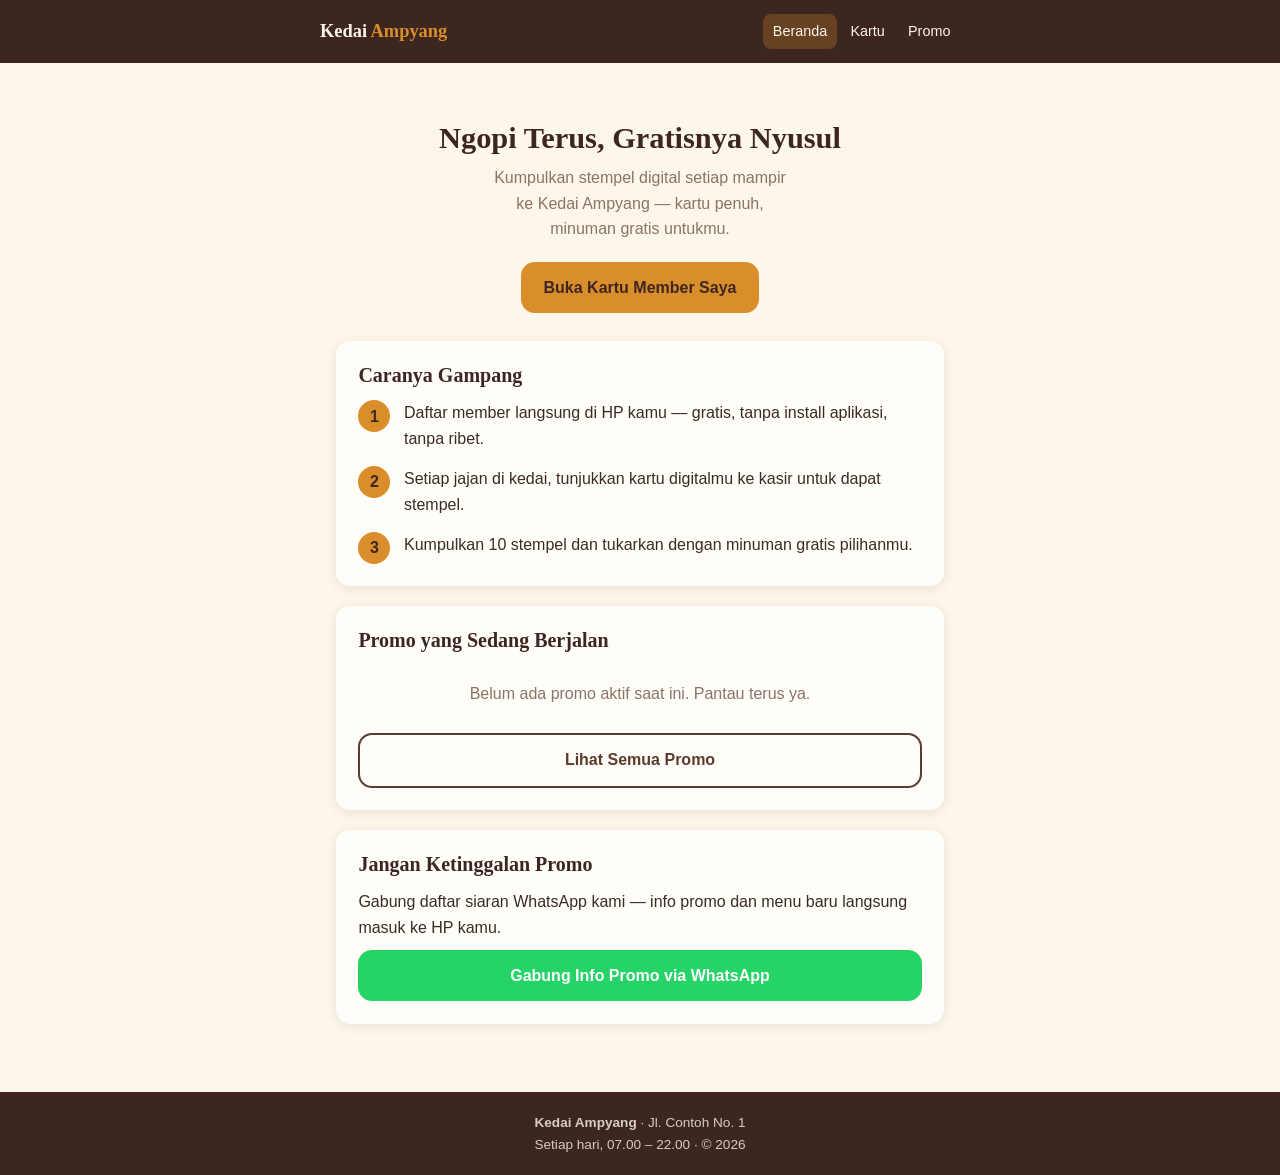
<file: LoyaltyWebAmpyang/index.html>
<!DOCTYPE html>
<html lang="id">
<head>
  <meta charset="UTF-8">
  <meta name="viewport" content="width=device-width, initial-scale=1.0">
  <title>Kedai Ampyang — Member & Promo</title>
  <meta name="description" content="Kartu member digital Kedai Ampyang: kumpulkan stempel tiap kunjungan, tukar dengan hadiah, dan pantau promo terbaru.">
  <meta name="theme-color" content="#3e2620">
  <link rel="manifest" href="manifest.webmanifest">
  <link rel="apple-touch-icon" href="assets/icon-180.png">
  <link rel="icon" type="image/png" href="assets/icon-192.png">
  <link rel="stylesheet" href="css/style.css">
</head>
<body>
  <header>
    <div class="header-dalam">
      <a class="logo" href="index.html">Kedai <span>Ampyang</span></a>
      <nav>
        <a href="index.html" class="aktif">Beranda</a>
        <a href="kartu.html">Kartu</a>
        <a href="promo.html">Promo</a>
      </nav>
    </div>
  </header>

  <main>
    <section class="hero">
      <h1>Ngopi Terus, Gratisnya Nyusul</h1>
      <p>Kumpulkan stempel digital setiap mampir ke <span data-nama-kedai>Kedai Ampyang</span> — kartu penuh, minuman gratis untukmu.</p>
      <a class="btn btn-utama" href="kartu.html">Buka Kartu Member Saya</a>
    </section>

    <section class="panel">
      <h2>Caranya Gampang</h2>
      <ol class="langkah">
        <li>Daftar member langsung di HP kamu — gratis, tanpa install aplikasi, tanpa ribet.</li>
        <li>Setiap jajan di kedai, tunjukkan kartu digitalmu ke kasir untuk dapat stempel.</li>
        <li>Kumpulkan 10 stempel dan tukarkan dengan minuman gratis pilihanmu.</li>
      </ol>
    </section>

    <section class="panel">
      <h2>Promo yang Sedang Berjalan</h2>
      <div id="promo-beranda"></div>
      <a class="btn btn-sekunder btn-blok" href="promo.html">Lihat Semua Promo</a>
    </section>

    <section class="panel">
      <h2>Jangan Ketinggalan Promo</h2>
      <p>Gabung daftar siaran WhatsApp kami — info promo dan menu baru langsung masuk ke HP kamu.</p>
      <a class="btn btn-wa btn-blok" data-link-wa href="#" target="_blank" rel="noopener">Gabung Info Promo via WhatsApp</a>
    </section>
  </main>

  <footer>
    <p><strong data-nama-kedai>Kedai Ampyang</strong> · Jl. Contoh No. 1</p>
    <p>Setiap hari, 07.00 – 22.00 · © <span data-tahun></span></p>
  </footer>

  <script src="js/config.js"></script>
  <script src="js/app.js"></script>
  <script>renderPromo("promo-beranda", 2);</script>
</body>
</html>
</file>
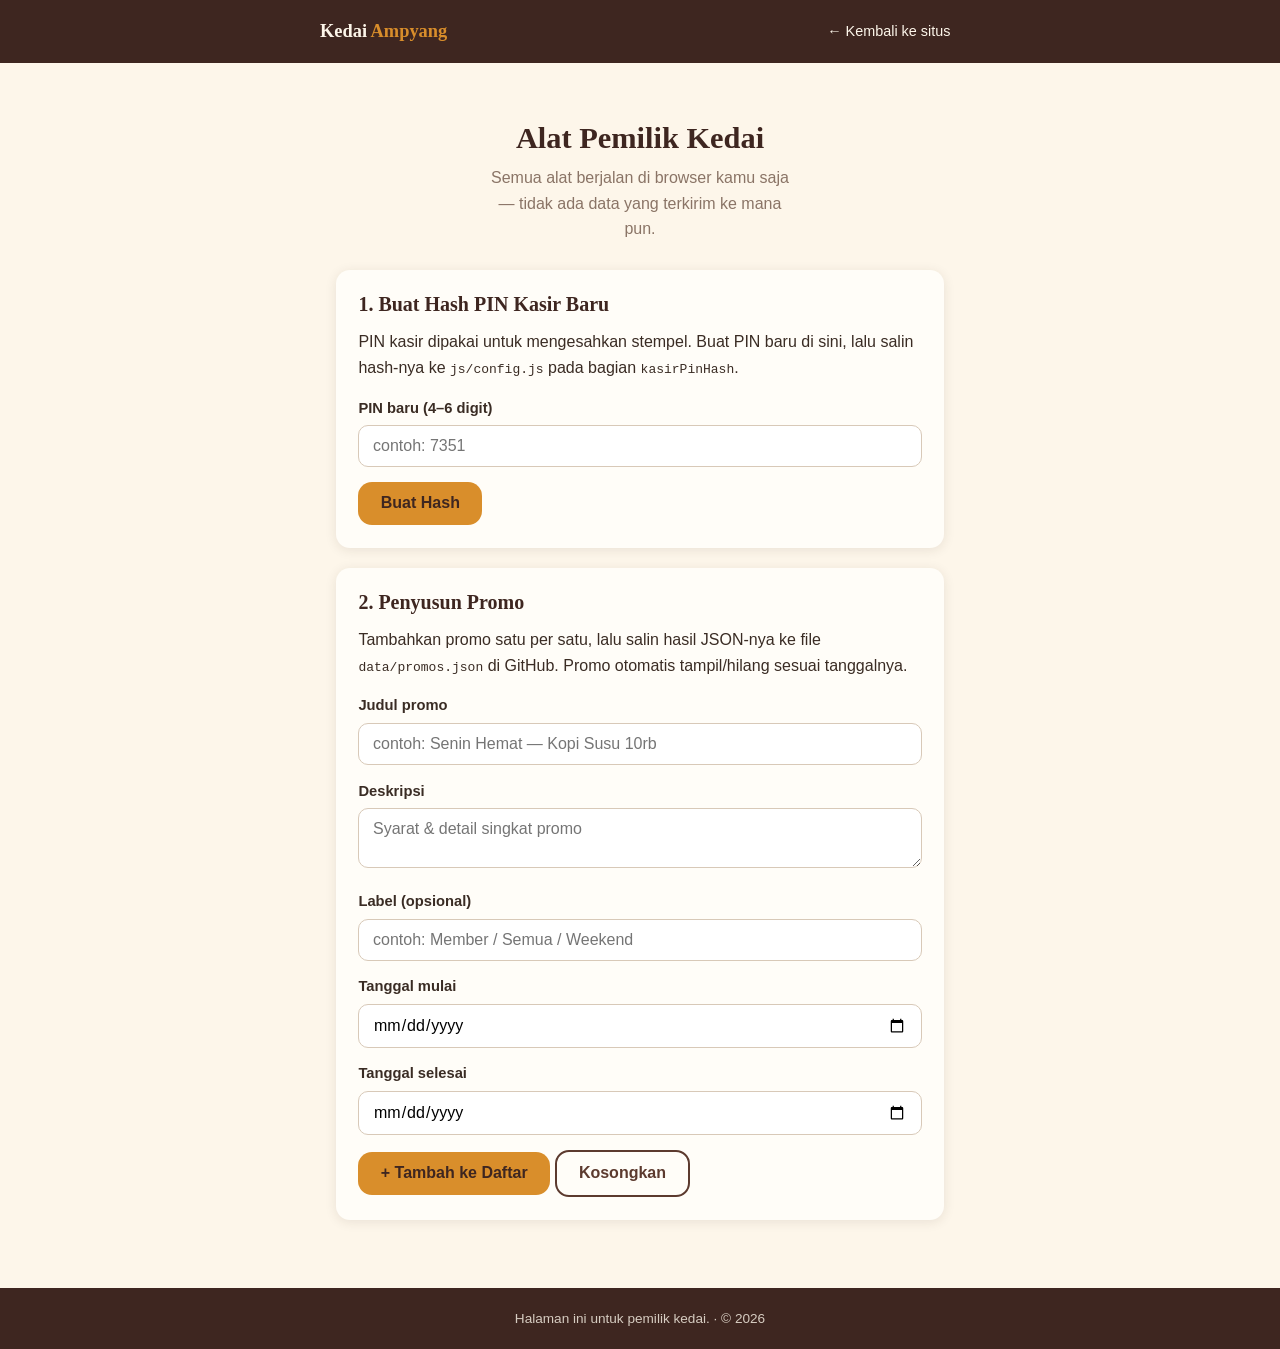
<file: LoyaltyWebAmpyang/admin.html>
<!DOCTYPE html>
<html lang="id">
<head>
  <meta charset="UTF-8">
  <meta name="viewport" content="width=device-width, initial-scale=1.0">
  <title>Alat Pemilik — Kedai Ampyang</title>
  <meta name="robots" content="noindex">
  <meta name="theme-color" content="#3e2620">
  <link rel="icon" type="image/png" href="assets/icon-192.png">
  <link rel="stylesheet" href="css/style.css">
</head>
<body>
  <header>
    <div class="header-dalam">
      <a class="logo" href="index.html">Kedai <span>Ampyang</span></a>
      <nav><a href="index.html">← Kembali ke situs</a></nav>
    </div>
  </header>

  <main>
    <section class="hero" style="padding-bottom:0.5rem">
      <h1>Alat Pemilik Kedai</h1>
      <p>Semua alat berjalan di browser kamu saja — tidak ada data yang terkirim ke mana pun.</p>
    </section>

    <section class="panel">
      <h2>1. Buat Hash PIN Kasir Baru</h2>
      <p style="margin-bottom:1rem">PIN kasir dipakai untuk mengesahkan stempel. Buat PIN baru di sini, lalu salin hash-nya ke <code>js/config.js</code> pada bagian <code>kasirPinHash</code>.</p>
      <form id="form-pin">
        <label for="input-pin">PIN baru (4–6 digit)</label>
        <input id="input-pin" type="text" inputmode="numeric" maxlength="6" placeholder="contoh: 7351" autocomplete="off">
        <button class="btn btn-utama" type="submit">Buat Hash</button>
      </form>
      <div id="blok-hasil-pin" hidden style="margin-top:1rem">
        <p class="catatan">Salin nilai ini ke <code>kasirPinHash</code> di <code>js/config.js</code>:</p>
        <pre class="kode" id="hasil-pin"></pre>
      </div>
    </section>

    <section class="panel">
      <h2>2. Penyusun Promo</h2>
      <p style="margin-bottom:1rem">Tambahkan promo satu per satu, lalu salin hasil JSON-nya ke file <code>data/promos.json</code> di GitHub. Promo otomatis tampil/hilang sesuai tanggalnya.</p>
      <form id="form-promo">
        <label for="promo-judul">Judul promo</label>
        <input id="promo-judul" type="text" required placeholder="contoh: Senin Hemat — Kopi Susu 10rb">
        <label for="promo-deskripsi">Deskripsi</label>
        <textarea id="promo-deskripsi" rows="2" required placeholder="Syarat & detail singkat promo"></textarea>
        <label for="promo-label">Label (opsional)</label>
        <input id="promo-label" type="text" placeholder="contoh: Member / Semua / Weekend">
        <label for="promo-mulai">Tanggal mulai</label>
        <input id="promo-mulai" type="date">
        <label for="promo-selesai">Tanggal selesai</label>
        <input id="promo-selesai" type="date">
        <button class="btn btn-utama" type="submit">+ Tambah ke Daftar</button>
        <button class="btn btn-sekunder" type="button" id="btn-kosongkan">Kosongkan</button>
      </form>
      <div id="blok-hasil-json" hidden style="margin-top:1rem">
        <p class="catatan"><span id="jumlah-promo">0</span> promo di daftar. Salin seluruh isi di bawah ke <code>data/promos.json</code>:</p>
        <pre class="kode" id="hasil-json"></pre>
        <button class="btn btn-utama btn-blok" id="btn-salin" type="button">Salin JSON</button>
      </div>
    </section>
  </main>

  <footer>
    <p>Halaman ini untuk pemilik kedai. · © <span data-tahun></span></p>
  </footer>

  <script src="js/config.js"></script>
  <script src="js/app.js"></script>
  <script src="js/admin.js"></script>
</body>
</html>
</file>
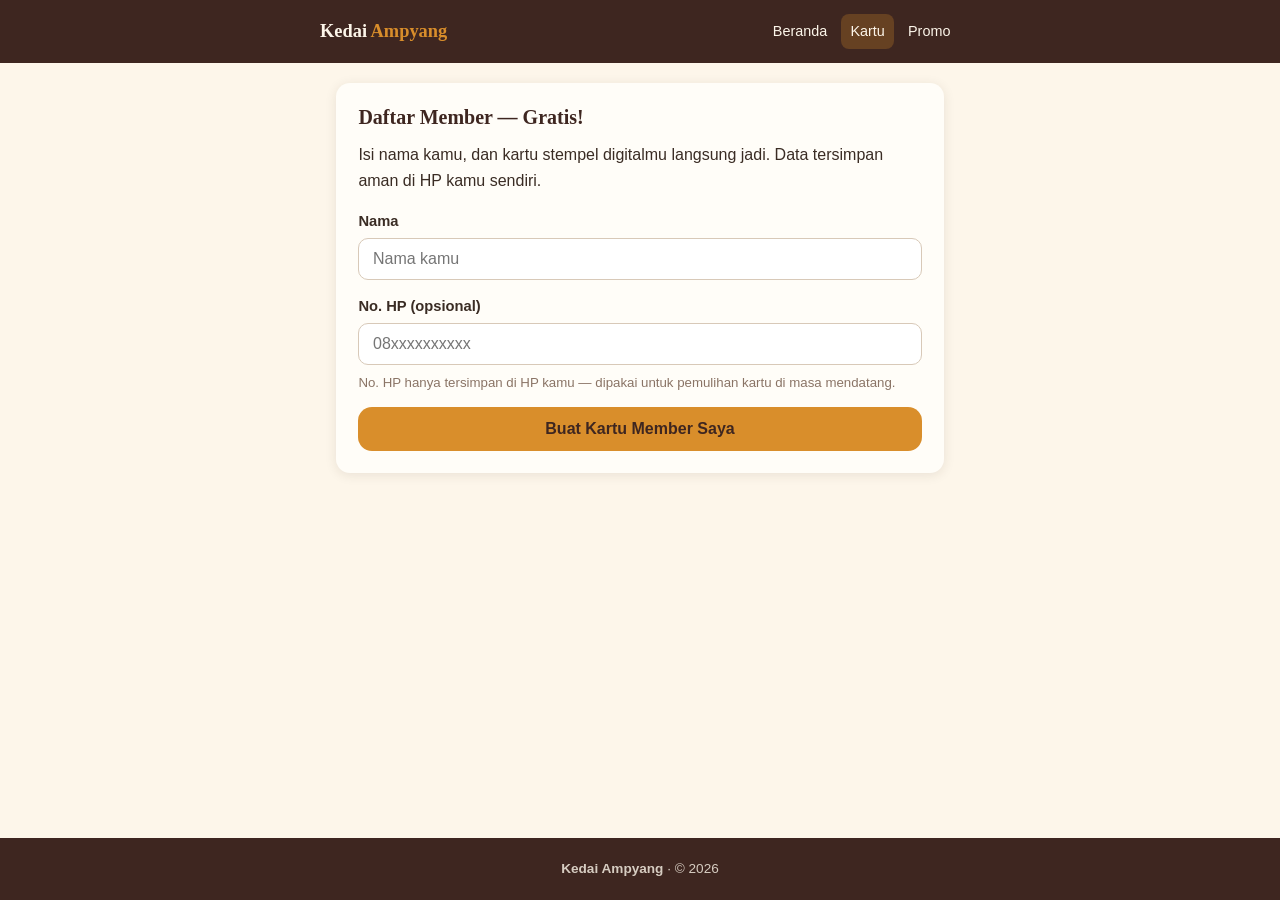
<file: LoyaltyWebAmpyang/kartu.html>
<!DOCTYPE html>
<html lang="id">
<head>
  <meta charset="UTF-8">
  <meta name="viewport" content="width=device-width, initial-scale=1.0">
  <title>Kartu Member — Kedai Ampyang</title>
  <meta name="theme-color" content="#3e2620">
  <link rel="manifest" href="manifest.webmanifest">
  <link rel="apple-touch-icon" href="assets/icon-180.png">
  <link rel="icon" type="image/png" href="assets/icon-192.png">
  <link rel="stylesheet" href="css/style.css">
</head>
<body>
  <header>
    <div class="header-dalam">
      <a class="logo" href="index.html">Kedai <span>Ampyang</span></a>
      <nav>
        <a href="index.html">Beranda</a>
        <a href="kartu.html" class="aktif">Kartu</a>
        <a href="promo.html">Promo</a>
      </nav>
    </div>
  </header>

  <main>
    <!-- Pendaftaran (tampil jika belum jadi member) -->
    <section id="bagian-daftar" class="panel" hidden>
      <h2>Daftar Member — Gratis!</h2>
      <p style="margin-bottom:1rem">Isi nama kamu, dan kartu stempel digitalmu langsung jadi. Data tersimpan aman di HP kamu sendiri.</p>
      <form id="form-daftar">
        <label for="input-nama">Nama</label>
        <input id="input-nama" type="text" required placeholder="Nama kamu" maxlength="40">
        <label for="input-telepon">No. HP (opsional)</label>
        <input id="input-telepon" type="tel" placeholder="08xxxxxxxxxx" maxlength="16">
        <p class="catatan">No. HP hanya tersimpan di HP kamu — dipakai untuk pemulihan kartu di masa mendatang.</p>
        <button class="btn btn-utama btn-blok" type="submit">Buat Kartu Member Saya</button>
      </form>
    </section>

    <!-- Kartu member (tampil jika sudah terdaftar) -->
    <section id="bagian-kartu" hidden>
      <div class="kartu-member">
        <div class="kedai" data-nama-kedai>Kedai Ampyang</div>
        <h2 id="kartu-nama"></h2>
        <div class="meta">
          <span id="kartu-id"></span>
          <span id="kartu-sejak"></span>
        </div>
        <div id="grid-stempel" class="grid-stempel"></div>
        <p id="teks-progres" class="teks-progres"></p>
      </div>

      <div id="banner-hadiah" class="banner-hadiah" hidden>
        <strong>Hadiah menantimu</strong>
        <p id="teks-hadiah"></p>
      </div>

      <button id="btn-stempel" class="btn btn-utama btn-blok">Tambah Stempel (oleh kasir)</button>
      <button id="btn-hadiah" class="btn btn-sekunder btn-blok" hidden>Tukar Hadiah (oleh kasir)</button>

      <section class="panel" style="margin-top:1.25rem">
        <h2>Riwayat</h2>
        <ul id="daftar-riwayat" class="daftar-riwayat"></ul>
      </section>
    </section>
  </main>

  <footer>
    <p><strong data-nama-kedai>Kedai Ampyang</strong> · © <span data-tahun></span></p>
  </footer>

  <script src="js/config.js"></script>
  <script src="js/storage.js"></script>
  <script src="js/app.js"></script>
  <script src="js/kartu.js"></script>
</body>
</html>
</file>
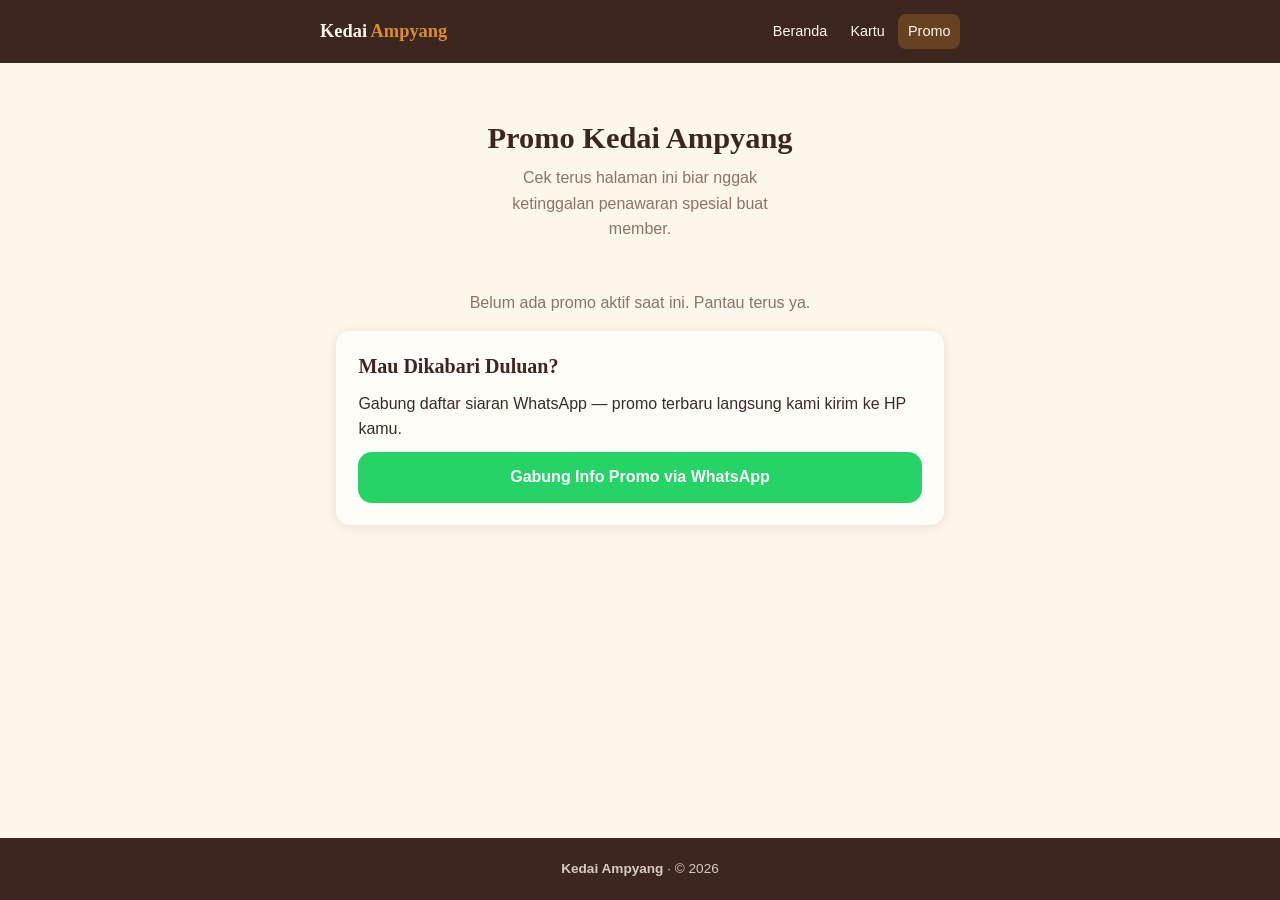
<file: LoyaltyWebAmpyang/promo.html>
<!DOCTYPE html>
<html lang="id">
<head>
  <meta charset="UTF-8">
  <meta name="viewport" content="width=device-width, initial-scale=1.0">
  <title>Promo — Kedai Ampyang</title>
  <meta name="theme-color" content="#3e2620">
  <link rel="manifest" href="manifest.webmanifest">
  <link rel="apple-touch-icon" href="assets/icon-180.png">
  <link rel="icon" type="image/png" href="assets/icon-192.png">
  <link rel="stylesheet" href="css/style.css">
</head>
<body>
  <header>
    <div class="header-dalam">
      <a class="logo" href="index.html">Kedai <span>Ampyang</span></a>
      <nav>
        <a href="index.html">Beranda</a>
        <a href="kartu.html">Kartu</a>
        <a href="promo.html" class="aktif">Promo</a>
      </nav>
    </div>
  </header>

  <main>
    <section class="hero" style="padding-bottom:0.75rem">
      <h1>Promo Kedai Ampyang</h1>
      <p>Cek terus halaman ini biar nggak ketinggalan penawaran spesial buat member.</p>
    </section>

    <section id="promo-semua"></section>

    <section class="panel">
      <h2>Mau Dikabari Duluan?</h2>
      <p>Gabung daftar siaran WhatsApp — promo terbaru langsung kami kirim ke HP kamu.</p>
      <a class="btn btn-wa btn-blok" data-link-wa href="#" target="_blank" rel="noopener">Gabung Info Promo via WhatsApp</a>
    </section>
  </main>

  <footer>
    <p><strong data-nama-kedai>Kedai Ampyang</strong> · © <span data-tahun></span></p>
  </footer>

  <script src="js/config.js"></script>
  <script src="js/app.js"></script>
  <script>renderPromo("promo-semua");</script>
</body>
</html>
</file>
<file: LoyaltyWebAmpyang/css/style.css>
/* ============================================================
   Kedai Ampyang — tema hangat kopitiam
   Mobile-first: mayoritas pelanggan membuka dari HP.
   ============================================================ */

:root {
  --coklat-tua: #3e2620;
  --coklat: #5c3a2e;
  --amber: #d98e2b;
  --amber-tua: #b06f14;
  --krem: #fdf6ea;
  --krem-kartu: #fffdf8;
  --hijau: #4a7c59;
  --teks: #3a2c24;
  --teks-samar: #8a7466;
  --radius: 14px;
  --bayangan: 0 2px 12px rgba(62, 38, 32, 0.1);
}

* {
  margin: 0;
  padding: 0;
  box-sizing: border-box;
}

body {
  font-family: -apple-system, BlinkMacSystemFont, "Segoe UI", Roboto,
    "Helvetica Neue", Arial, sans-serif;
  background: var(--krem);
  color: var(--teks);
  line-height: 1.6;
  min-height: 100vh;
  display: flex;
  flex-direction: column;
}

main {
  flex: 1;
  width: 100%;
  max-width: 640px;
  margin: 0 auto;
  padding: 1.25rem 1rem 3rem;
}

h1, h2, h3 {
  font-family: Georgia, "Times New Roman", serif;
  color: var(--coklat-tua);
  line-height: 1.25;
}

a { color: var(--amber-tua); }

/* ---------- Header & navigasi ---------- */
header {
  background: var(--coklat-tua);
  color: var(--krem);
  padding: 0.9rem 1rem;
  position: sticky;
  top: 0;
  z-index: 20;
}

.header-dalam {
  max-width: 640px;
  margin: 0 auto;
  display: flex;
  align-items: center;
  justify-content: space-between;
  gap: 0.75rem;
}

.logo {
  font-family: Georgia, serif;
  font-size: 1.15rem;
  font-weight: bold;
  color: var(--krem);
  text-decoration: none;
  white-space: nowrap;
}

.logo span { color: var(--amber); }

nav { display: flex; gap: 0.25rem; }

nav a {
  color: var(--krem);
  text-decoration: none;
  font-size: 0.9rem;
  padding: 0.35rem 0.6rem;
  border-radius: 8px;
}

nav a.aktif,
nav a:hover { background: rgba(217, 142, 43, 0.25); }

/* ---------- Hero ---------- */
.hero {
  text-align: center;
  padding: 2.25rem 1rem 1.75rem;
}

.hero h1 { font-size: 1.9rem; margin-bottom: 0.5rem; }
.hero p { color: var(--teks-samar); max-width: 34ch; margin: 0 auto 1.25rem; }

/* ---------- Tombol ---------- */
.btn {
  display: inline-block;
  border: none;
  border-radius: var(--radius);
  padding: 0.8rem 1.4rem;
  font-size: 1rem;
  font-weight: 600;
  cursor: pointer;
  text-decoration: none;
  text-align: center;
  transition: transform 0.1s ease, opacity 0.15s ease;
}

.btn:active { transform: scale(0.97); }

.btn-utama { background: var(--amber); color: var(--coklat-tua); }
.btn-utama:hover { opacity: 0.9; }

.btn-sekunder {
  background: transparent;
  color: var(--coklat);
  border: 2px solid var(--coklat);
}

.btn-wa { background: #25d366; color: #fff; }

.btn-blok { display: block; width: 100%; margin-top: 0.6rem; }

/* ---------- Kartu bagian ---------- */
.panel {
  background: var(--krem-kartu);
  border-radius: var(--radius);
  box-shadow: var(--bayangan);
  padding: 1.4rem;
  margin-bottom: 1.25rem;
}

.panel h2 { font-size: 1.25rem; margin-bottom: 0.75rem; }

/* ---------- Langkah cara kerja ---------- */
.langkah {
  display: grid;
  gap: 0.9rem;
  counter-reset: langkah;
}

.langkah li {
  list-style: none;
  display: flex;
  gap: 0.85rem;
  align-items: flex-start;
}

.langkah li::before {
  counter-increment: langkah;
  content: counter(langkah);
  flex: 0 0 2rem;
  height: 2rem;
  border-radius: 50%;
  background: var(--amber);
  color: var(--coklat-tua);
  font-weight: bold;
  display: grid;
  place-items: center;
}

/* ---------- Kartu member ---------- */
.kartu-member {
  background: linear-gradient(135deg, var(--coklat-tua), var(--coklat));
  color: var(--krem);
  border-radius: var(--radius);
  padding: 1.4rem;
  box-shadow: var(--bayangan);
  margin-bottom: 1.25rem;
}

.kartu-member .kedai {
  font-family: Georgia, serif;
  color: var(--amber);
  font-size: 0.9rem;
  letter-spacing: 0.08em;
  text-transform: uppercase;
}

.kartu-member h2 {
  color: var(--krem);
  font-size: 1.5rem;
  margin: 0.2rem 0 0.1rem;
}

.kartu-member .meta {
  font-size: 0.85rem;
  color: rgba(253, 246, 234, 0.75);
  display: flex;
  justify-content: space-between;
  flex-wrap: wrap;
  gap: 0.25rem;
}

/* ---------- Grid stempel ---------- */
.grid-stempel {
  display: grid;
  grid-template-columns: repeat(5, 1fr);
  gap: 0.6rem;
  margin: 1.1rem 0 0.75rem;
}

.stempel {
  aspect-ratio: 1;
  border-radius: 50%;
  border: 2px dashed rgba(253, 246, 234, 0.45);
  display: grid;
  place-items: center;
  font-size: 1.15rem;
  color: rgba(253, 246, 234, 0.55);
}

.stempel.terisi {
  background: var(--amber);
  border-style: solid;
  border-color: var(--amber);
  font-size: 1.4rem;
  animation: cap 0.35s ease;
}

@keyframes cap {
  0% { transform: scale(1.6); opacity: 0; }
  100% { transform: scale(1); opacity: 1; }
}

.teks-progres {
  text-align: center;
  font-size: 0.95rem;
  color: rgba(253, 246, 234, 0.9);
}

/* ---------- Banner hadiah ---------- */
.banner-hadiah {
  background: var(--hijau);
  color: #fff;
  border-radius: var(--radius);
  padding: 1rem 1.2rem;
  margin-bottom: 1.25rem;
  box-shadow: var(--bayangan);
}

/* ---------- Promo ---------- */
.promo-card {
  background: var(--krem-kartu);
  border-radius: var(--radius);
  border-left: 5px solid var(--amber);
  box-shadow: var(--bayangan);
  padding: 1.1rem 1.2rem;
  margin-bottom: 1rem;
}

.promo-card h3 { margin: 0.35rem 0 0.3rem; }

.promo-label {
  display: inline-block;
  background: var(--amber);
  color: var(--coklat-tua);
  font-size: 0.72rem;
  font-weight: 700;
  letter-spacing: 0.05em;
  text-transform: uppercase;
  padding: 0.15rem 0.55rem;
  border-radius: 999px;
}

.promo-periode {
  font-size: 0.85rem;
  color: var(--teks-samar);
  margin-top: 0.4rem;
}

.kosong { color: var(--teks-samar); text-align: center; padding: 1rem 0; }

/* ---------- Formulir ---------- */
label { font-weight: 600; font-size: 0.92rem; display: block; margin-bottom: 0.3rem; }

input, textarea {
  width: 100%;
  padding: 0.7rem 0.85rem;
  font-size: 1rem;
  border: 1.5px solid #d8c9b8;
  border-radius: 10px;
  background: #fff;
  margin-bottom: 0.9rem;
  font-family: inherit;
}

input:focus, textarea:focus {
  outline: 2px solid var(--amber);
  border-color: var(--amber);
}

.catatan { font-size: 0.83rem; color: var(--teks-samar); margin-top: -0.5rem; margin-bottom: 0.9rem; }

/* ---------- Riwayat ---------- */
.daftar-riwayat { list-style: none; }

.daftar-riwayat li {
  display: flex;
  justify-content: space-between;
  gap: 0.75rem;
  padding: 0.55rem 0;
  border-bottom: 1px dashed #e4d7c5;
  font-size: 0.92rem;
}

.daftar-riwayat time { color: var(--teks-samar); white-space: nowrap; font-size: 0.85rem; }

/* ---------- Modal PIN ---------- */
.modal-overlay {
  position: fixed;
  inset: 0;
  background: rgba(42, 26, 20, 0.6);
  display: grid;
  place-items: center;
  z-index: 50;
  padding: 1rem;
}

.modal {
  background: var(--krem-kartu);
  border-radius: var(--radius);
  padding: 1.5rem;
  width: 100%;
  max-width: 22rem;
  text-align: center;
}

.modal-info { font-size: 0.9rem; color: var(--teks-samar); margin: 0.5rem 0 1rem; }

.pin-input {
  text-align: center;
  font-size: 1.5rem;
  letter-spacing: 0.5em;
  margin-bottom: 0.5rem;
}

.pin-salah { color: #b3261e; font-size: 0.88rem; margin-bottom: 0.5rem; }

.modal-tombol { display: flex; gap: 0.6rem; justify-content: center; margin-top: 0.5rem; }
.modal-tombol .btn { flex: 1; }

/* ---------- Toast ---------- */
.toast {
  position: fixed;
  left: 50%;
  bottom: 1.5rem;
  transform: translate(-50%, 150%);
  background: var(--coklat-tua);
  color: var(--krem);
  padding: 0.8rem 1.3rem;
  border-radius: 999px;
  box-shadow: var(--bayangan);
  font-size: 0.92rem;
  max-width: min(90vw, 26rem);
  text-align: center;
  transition: transform 0.35s ease;
  z-index: 60;
}

.toast.muncul { transform: translate(-50%, 0); }

/* ---------- Kode/JSON ---------- */
pre.kode {
  background: #2c211b;
  color: #f4e8d6;
  border-radius: 10px;
  padding: 1rem;
  font-size: 0.8rem;
  overflow-x: auto;
  word-break: break-all;
  white-space: pre-wrap;
}

/* ---------- Footer ---------- */
footer {
  background: var(--coklat-tua);
  color: rgba(253, 246, 234, 0.8);
  text-align: center;
  font-size: 0.85rem;
  padding: 1.25rem 1rem;
}

footer a { color: var(--amber); }
</file>
